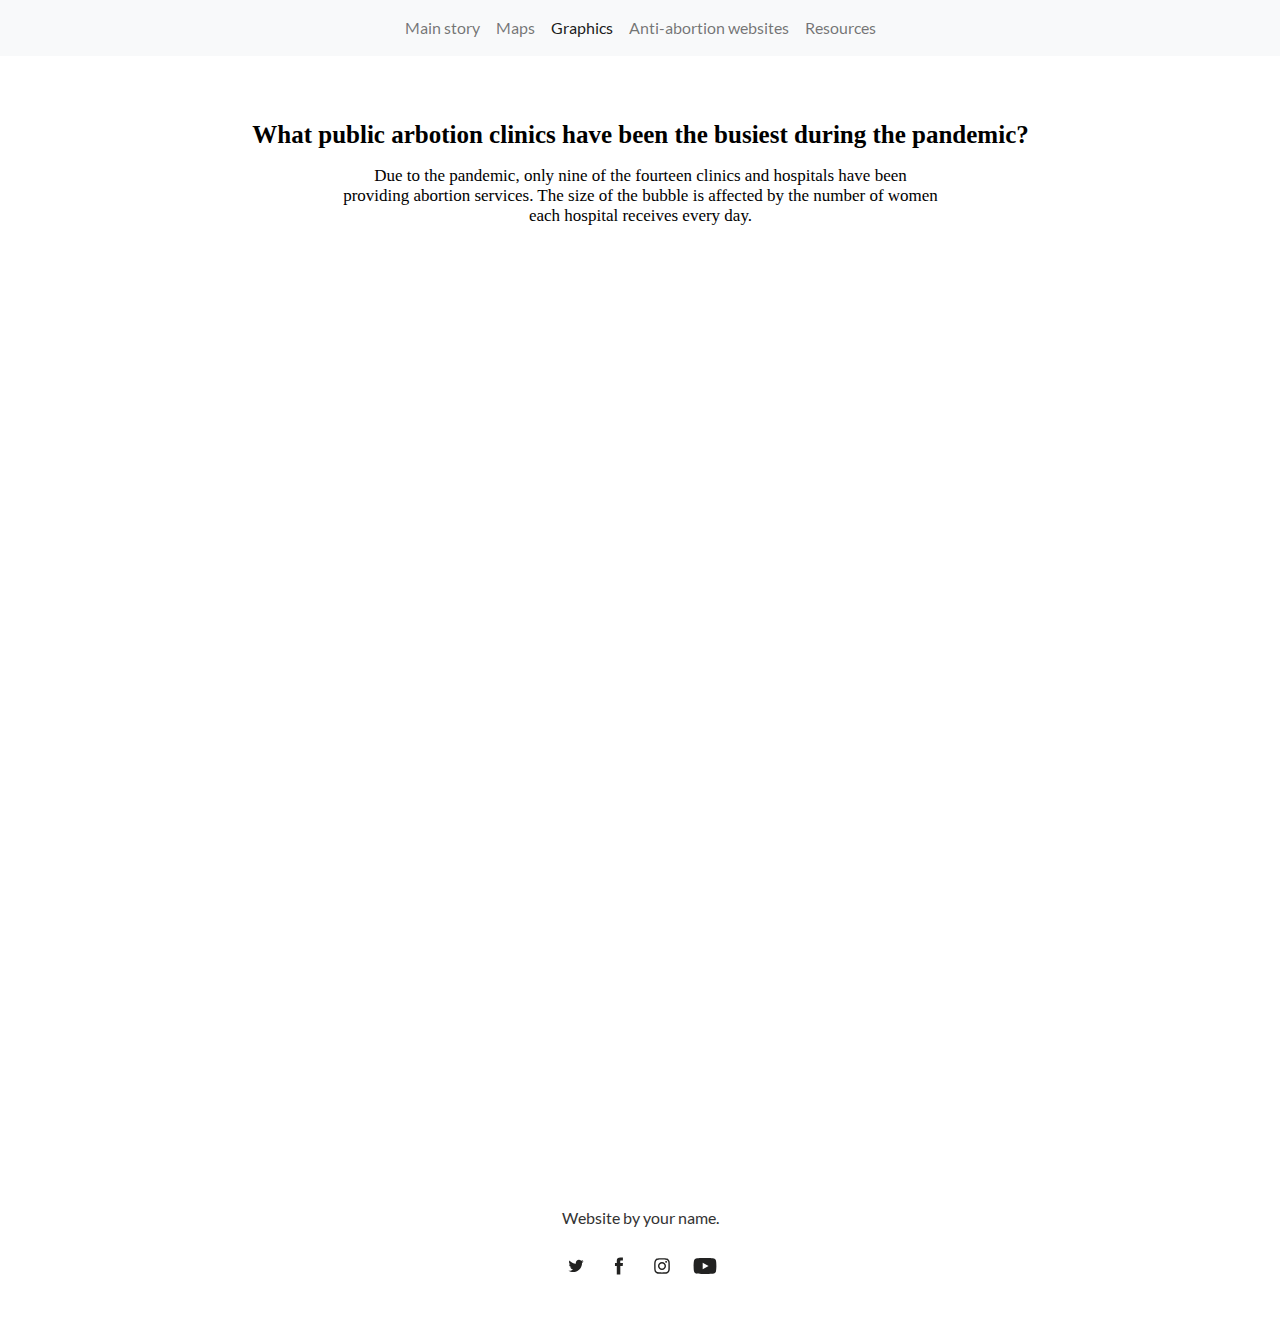
<file: graphics/index.html>
<!doctype html>
<html lang="en">
  <head>
    <meta charset="utf-8">
    <meta name="viewport" content="width=device-width, initial-scale=1, shrink-to-fit=no">
    <link rel="stylesheet" type="text/css" href="../css/style.css" />

    <!-- begin twitter summary card -->
    <meta name="twitter:card" content="summary_large_image">
    <meta name="twitter:title" content="">
    <meta name="twitter:site" content="">
    <meta name="twitter:url" content="">
    <meta name="twitter:image" content="">
    <meta name="twitter:description" content="">

    <!-- Social sharing meta -->
    <meta property="og:type" content="article">
    <meta property="og:title" content="">
    <meta property="og:site_name" content="">
    <meta property="og:url" content="">
    <meta property="og:image" content="">
    <meta property="og:description" content="">

    <!-- Schema.org structured data -->
    <script data-schema="NewsArticle" type="application/ld+json">
    {
      "@context": "http://schema.org",
      "@type": "NewsArticle",
      "mainEntityOfPage": {
        "@type": "WebPage",
        "@id": "/* seo.url */"
      },
      "headline": "/* seo.seo_title */",
      "image": {
        "@type": "ImageObject",
        "url": "/* seo.image */"
      },
      "dateCreated": "/* seo.date */",
    "datePublished": "/* seo.date + 'T' + seo.time */",
      "author": {
        "@type": "Person",
        "name": "/* seo.author */"
      },
      "description": "/* seo.description */"
    }
    </script>


    <title>Graphics</title>
  </head>
  <body>
    
    
    <section role="main" class="position-relative">
      <nav class="navbar navbar-expand-lg navbar-light bg-light text-center sticky-top">
        <div class="container-fluid">
          <button class="navbar-toggler" type="button" data-bs-toggle="collapse" data-bs-target="#navbarNav" aria-controls="navbarNav" aria-expanded="false" aria-label="Toggle navigation">
            <span class="navbar-toggler-icon"></span>
          </button>
          <div class="collapse navbar-collapse justify-content-center" id="navbarNav">
            <ul class="navbar-nav">
              <li class="nav-item">
                <a class="nav-link" href="../">Main story</a>
              </li>
              <li class="nav-item">
                <a class="nav-link" href="../maps/">Maps</a>
              </li>
              <li class="nav-item">
                <a class="nav-link active" aria-current="page" href="#">Graphics</a>
              </li>
              <li class="nav-item">
                <a class="nav-link" href="../clinic-websites/">Anti-abortion websites</a>
              </li>
              <li class="nav-item">
                <a class="nav-link" href="../resources/">Resources</a>
              </li>
            </ul>
          </div>
        </div>
      </nav>
      

      
      <div class="row justify-content-center mt-5">
        <div class="col-12 col-sm-10">
          <iframe src="abortos_pandemia.html" width="100%" height="1000" scrolling="no" frameborder="0"></iframe>
        </div>
      </div>

      <div class="row justify-content-center mt-5">
        <div class="col-12 col-sm-8 col-md-6">
            
            
        
          
        </div><!-- close columns -->
      </div><!-- close row -->
    </section>



    
    
    
    <footer class="my-5 text-center">
      <p>Website by your name.</p>
      <nav class="socialmedia text-center">
        <a href="#" title="Twitter"><img src="../assets/social-media-icons/twitter.svg" alt="Social Media Icon" class="d-inline p-2" width="40" height="auto"></a>
        <a href="#" title="Facebook"><img src="../assets/social-media-icons/facebook.svg" alt="Social Media Icon" class="d-inline p-2" width="40" height="auto"></a>
        <a href="#" title="Instagram"><img src="../assets/social-media-icons/instagram.svg" alt="Social Media Icon" class="d-inline p-2" width="40" height="auto"></a>
        <a href="#" title="YouTube"><img src="../assets/social-media-icons/youtube.svg" alt="Social Media Icon" class="d-inline p-2" width="40" height="auto"></a>
      </nav>    
    </footer>
    
    
    
    
    <script type="text/javascript" src="../js/jquery-3.4.1.min.js"></script>
    <script type="text/javascript" src="../js/bootstrap.bundle.min.js"></script>
    <script>
      jQuery(document).ready(function($){
        

      });
    </script>
  </body>
</html>
</file>
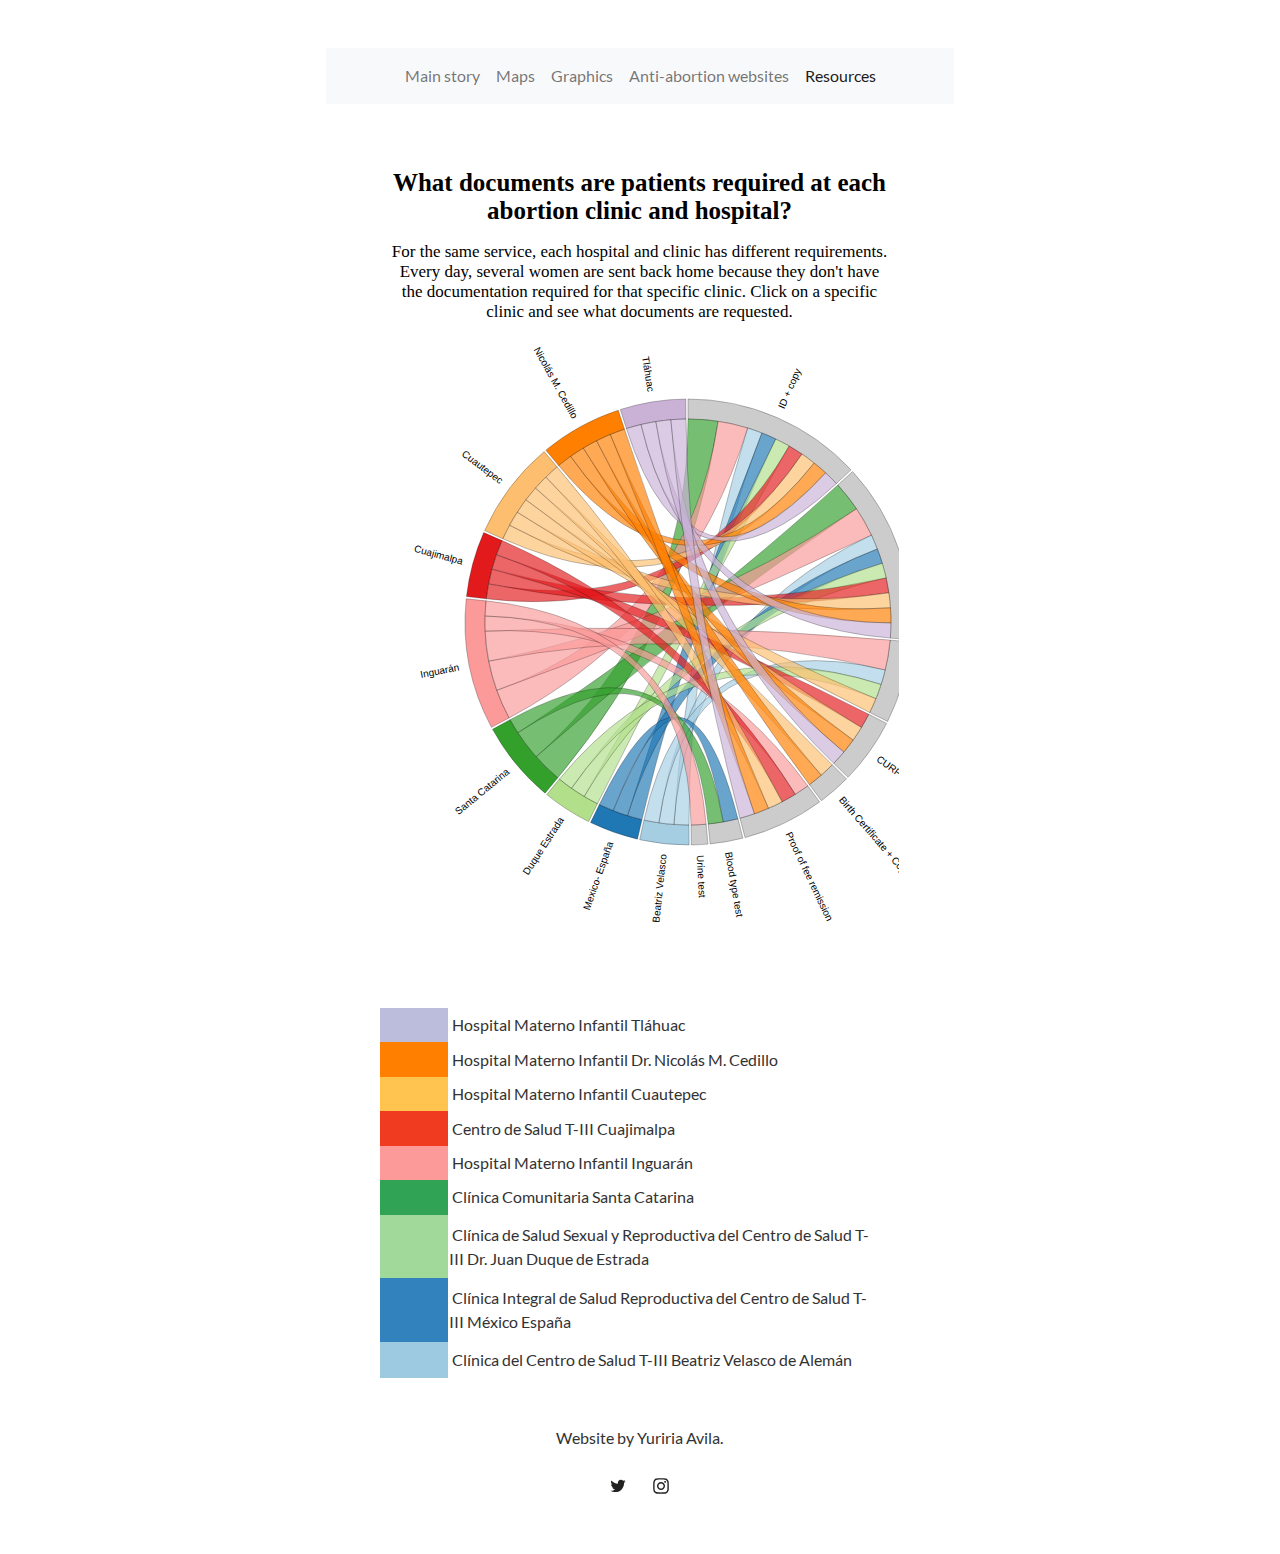
<file: resources/index.html>
<!doctype html>
<html lang="en">
  <head>
    <meta charset="utf-8">
    <meta name="viewport" content="width=device-width, initial-scale=1, shrink-to-fit=no">
    <link rel="stylesheet" type="text/css" href="../css/style.css" />

    <!-- begin twitter summary card -->
    <meta name="twitter:card" content="summary_large_image">
    <meta name="twitter:title" content="">
    <meta name="twitter:site" content="">
    <meta name="twitter:url" content="">
    <meta name="twitter:image" content="">
    <meta name="twitter:description" content="">

    <!-- Social sharing meta -->
    <meta property="og:type" content="article">
    <meta property="og:title" content="">
    <meta property="og:site_name" content="">
    <meta property="og:url" content="">
    <meta property="og:image" content="">
    <meta property="og:description" content="">

    <!-- Schema.org structured data -->
    <script data-schema="NewsArticle" type="application/ld+json">
    {
      "@context": "http://schema.org",
      "@type": "NewsArticle",
      "mainEntityOfPage": {
        "@type": "WebPage",
        "@id": "/* seo.url */"
      },
      "headline": "/* seo.seo_title */",
      "image": {
        "@type": "ImageObject",
        "url": "/* seo.image */"
      },
      "dateCreated": "/* seo.date */",
    "datePublished": "/* seo.date + 'T' + seo.time */",
      "author": {
        "@type": "Person",
        "name": "/* seo.author */"
      },
      "description": "/* seo.description */"
    }
    </script>


    <title>Resources</title>
  </head>
  <body>

      <div class="row justify-content-center mt-5">
        <div class="col-12 col-sm-8 col-md-6">
    
    <!-- Text that explains the quiz thing -->
    <section role="main" class="position-relative">
      <nav class="navbar navbar-expand-lg navbar-light bg-light text-center sticky-top">
        <div class="container-fluid">
          <button class="navbar-toggler" type="button" data-bs-toggle="collapse" data-bs-target="#navbarNav" aria-controls="navbarNav" aria-expanded="false" aria-label="Toggle navigation">
            <span class="navbar-toggler-icon"></span>
          </button>
          <div class="collapse navbar-collapse justify-content-center" id="navbarNav">
            <ul class="navbar-nav">
              <li class="nav-item">
                <a class="nav-link" href="../">Main story</a>
              </li>
              <li class="nav-item">
                <a class="nav-link" href="../maps/">Maps</a>
              </li>
              <li class="nav-item">
                <a class="nav-link" href="../graphics/">Graphics</a>
              </li>
              <li class="nav-item">
                <a class="nav-link" href="../clinic-websites/">Anti-abortion websites</a>
              </li>
              <li class="nav-item">
                <a class="nav-link active" aria-current="page" href="#">Resources</a>
              </li>
            </ul>
          </div>
        </div>
      </nav>
      
        <div class="row justify-content-center mt-5">
        <div class="col-12 col-sm-10">
          <iframe src="required_documents.html" width="100%" height="800" scrolling="no" frameborder="0"></iframe>
            
            <table style="width: 10px; height: 10px;">
<p>&nbsp;&nbsp;&nbsp;&nbsp;</p>
<table style="width: 497px; height: 370px;">
<tbody>
<tr style="height: 27px;">
<td style="width: 68px; background-color: #bcbddc; height: 27px;">&nbsp;</td>
<td style="width: 428px; height: 27px;">&nbsp;<span data-sheets-value="{&quot;1&quot;:2,&quot;2&quot;:&quot;Hospital Materno Infantil Tl&aacute;huac&quot;}" data-sheets-userformat="{&quot;2&quot;:6913,&quot;3&quot;:{&quot;1&quot;:0},&quot;11&quot;:4,&quot;12&quot;:0,&quot;14&quot;:{&quot;1&quot;:2,&quot;2&quot;:6710886},&quot;15&quot;:&quot;Arial&quot;}">Hospital Materno Infantil Tl&aacute;huac</span></td>
</tr>
<tr style="height: 27px;">
<td style="width: 68px; background-color: #ff7f00; height: 27px;">&nbsp;</td>
<td style="width: 428px; height: 27px;">&nbsp;<span data-sheets-value="{&quot;1&quot;:2,&quot;2&quot;:&quot;Hospital Materno Infantil Dr. Nicol&aacute;s M. Cedillo&quot;}" data-sheets-userformat="{&quot;2&quot;:6913,&quot;3&quot;:{&quot;1&quot;:0},&quot;11&quot;:4,&quot;12&quot;:0,&quot;14&quot;:{&quot;1&quot;:2,&quot;2&quot;:6710886},&quot;15&quot;:&quot;Arial&quot;}">Hospital Materno Infantil Dr. Nicol&aacute;s M. Cedillo</span></td>
</tr>
<tr style="height: 27px;">
<td style="width: 68px; background-color: #fec44f; height: 27px;">&nbsp;</td>
<td style="width: 428px; height: 27px;">&nbsp;<span data-sheets-value="{&quot;1&quot;:2,&quot;2&quot;:&quot;Hospital Materno Infantil Cuautepec&quot;}" data-sheets-userformat="{&quot;2&quot;:6913,&quot;3&quot;:{&quot;1&quot;:0},&quot;11&quot;:4,&quot;12&quot;:0,&quot;14&quot;:{&quot;1&quot;:2,&quot;2&quot;:6710886},&quot;15&quot;:&quot;HelveticaNeue-Light, \&quot;Helvetica Neue Light\&quot;, \&quot;Helvetica Neue\&quot;, Helvetica, Arial, sans-serif&quot;}">Hospital Materno Infantil Cuautepec</span></td>
</tr>
<tr style="height: 27px;">
<td style="width: 68px; background-color: #f03b20; height: 27px;">&nbsp;</td>
<td style="width: 428px; height: 27px;">&nbsp;<span data-sheets-value="{&quot;1&quot;:2,&quot;2&quot;:&quot;Centro de Salud T-III Cuajimalpa&quot;}" data-sheets-userformat="{&quot;2&quot;:6913,&quot;3&quot;:{&quot;1&quot;:0},&quot;11&quot;:4,&quot;12&quot;:0,&quot;14&quot;:{&quot;1&quot;:2,&quot;2&quot;:6710886},&quot;15&quot;:&quot;HelveticaNeue-Light, \&quot;Helvetica Neue Light\&quot;, \&quot;Helvetica Neue\&quot;, Helvetica, Arial, sans-serif&quot;}">Centro de Salud T-III Cuajimalpa</span></td>
</tr>
<tr style="height: 27px;">
<td style="width: 68px; background-color: #fb9a99; height: 27px;">&nbsp;</td>
<td style="width: 428px; height: 27px;">&nbsp;<span data-sheets-value="{&quot;1&quot;:2,&quot;2&quot;:&quot;Hospital Materno Infantil Inguar&aacute;n&quot;}" data-sheets-userformat="{&quot;2&quot;:6913,&quot;3&quot;:{&quot;1&quot;:0},&quot;11&quot;:4,&quot;12&quot;:0,&quot;14&quot;:{&quot;1&quot;:2,&quot;2&quot;:6710886},&quot;15&quot;:&quot;Arial&quot;}">Hospital Materno Infantil Inguar&aacute;n</span></td>
</tr>
<tr style="height: 27px;">
<td style="width: 68px; background-color: #31a354; height: 27px;">&nbsp;</td>
<td style="width: 428px; height: 27px;">&nbsp;<span data-sheets-value="{&quot;1&quot;:2,&quot;2&quot;:&quot;Cl&iacute;nica Comunitaria Santa Catarina&quot;}" data-sheets-userformat="{&quot;2&quot;:6913,&quot;3&quot;:{&quot;1&quot;:0},&quot;11&quot;:4,&quot;12&quot;:0,&quot;14&quot;:{&quot;1&quot;:2,&quot;2&quot;:6710886},&quot;15&quot;:&quot;HelveticaNeue-Light, \&quot;Helvetica Neue Light\&quot;, \&quot;Helvetica Neue\&quot;, Helvetica, Arial, sans-serif&quot;}">Cl&iacute;nica Comunitaria Santa Catarina</span></td>
</tr>
<tr style="height: 28px;">
<td style="width: 68px; background-color: #a1d99b; height: 28px;">&nbsp;</td>
<td style="width: 428px; height: 28px;">&nbsp;<span data-sheets-value="{&quot;1&quot;:2,&quot;2&quot;:&quot;Cl&iacute;nica de Salud Sexual y Reproductiva del Centro de Salud T-III Dr. Juan Duque de Estrada&quot;}" data-sheets-userformat="{&quot;2&quot;:6913,&quot;3&quot;:{&quot;1&quot;:0},&quot;11&quot;:4,&quot;12&quot;:0,&quot;14&quot;:{&quot;1&quot;:2,&quot;2&quot;:6710886},&quot;15&quot;:&quot;HelveticaNeue-Light, \&quot;Helvetica Neue Light\&quot;, \&quot;Helvetica Neue\&quot;, Helvetica, Arial, sans-serif&quot;}">Cl&iacute;nica de Salud Sexual y Reproductiva del Centro de Salud T-III Dr. Juan Duque de Estrada</span></td>
</tr>
<tr style="height: 28px;">
<td style="width: 68px; background-color: #3182bd; height: 28px;">&nbsp;</td>
<td style="width: 428px; height: 28px;">&nbsp;Cl&iacute;nica Integral de Salud Reproductiva del Centro de Salud T-III M&eacute;xico Espa&ntilde;a</td>
</tr>
<tr style="height: 28px;">
<td style="width: 68px; background-color: #9ecae1; height: 28px;">&nbsp;</td>
<td style="width: 428px; height: 28px;">&nbsp;<span data-sheets-value="{&quot;1&quot;:2,&quot;2&quot;:&quot;Cl&iacute;nica del Centro de Salud T-III Beatriz Velasco de Alem&aacute;n&quot;}" data-sheets-userformat="{&quot;2&quot;:6913,&quot;3&quot;:{&quot;1&quot;:0},&quot;11&quot;:4,&quot;12&quot;:0,&quot;14&quot;:{&quot;1&quot;:2,&quot;2&quot;:6710886},&quot;15&quot;:&quot;Arial&quot;}">Cl&iacute;nica del Centro de Salud T-III Beatriz Velasco de Alem&aacute;n</span></td>
</tr>
</tbody>
</table>
                    
    
   <footer class="my-5 text-center">
      <p>Website by Yuriria Avila.</p>
      <nav class="socialmedia text-center">
        <a href="https://twitter.com/yag1310" title="Twitter"><img src="../assets/social-media-icons/twitter.svg" alt="Social Media Icon" class="d-inline p-2" width="40" height="auto"></a>
        <a href="https://www.instagram.com/yuririaconerre/" title="Instagram"><img src="../assets/social-media-icons/instagram.svg" alt="Social Media Icon" class="d-inline p-2" width="40" height="auto"></a>

      </nav>    
    </footer>
    
    
    
    
    <script type="text/javascript" src="../js/jquery-3.4.1.min.js"></script>
    <script type="text/javascript" src="../js/bootstrap.bundle.min.js"></script>
    <script>
      jQuery(document).ready(function($){
        

      });
    </script>
  </body>
</html>
</file>
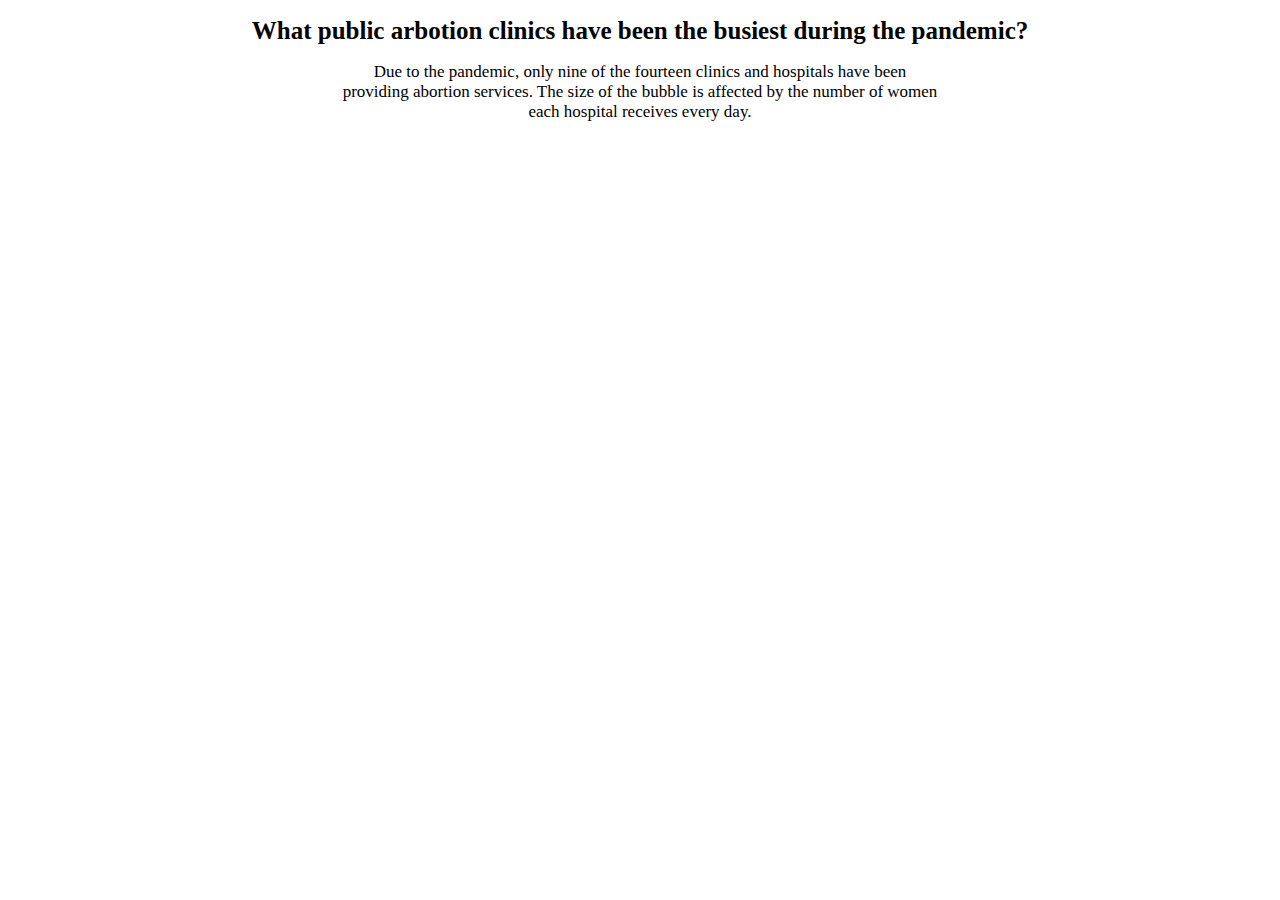
<file: graphics/abortos_pandemia.html>
<!DOCTYPE html>
<meta charset="utf-8">
<style type="text/css">
    body{
      text-align: center;
    }
    
        table{
        margin-left: auto;
        margin-right: auto;
        margin-top: 20px;
        background-color: RGBA(255,255,255,0.5);
        font-family: serif;
    }
    
    text {
      font: 10px sans-serif;
      pointer-events: none;
    }
    circle {
        stroke: #565352;
        stroke-width: 3px;
    }
    svg{
      display: block;
      margin: 0 auto;
    }
    
    
        h1{
        font-family:'Halant', serif;;
        font-weight: bold;
        font-size: 25px;
        color:black;
        text-align: center;
    }
    
    div{font-family: "Halant", serif;
        font-size: 17px;
        color: black;
        font-weight: lighter;
        margin-left: auto;
        margin-right: auto;
        max-width: 600px;


</style>

<h1> What public arbotion clinics have been the busiest during the pandemic? </h1>

<div> Due to the pandemic, only nine of the fourteen clinics and hospitals have been providing abortion services. The size of the bubble is affected by the number of women each hospital receives every day.  </div>


<body>


    
<script src="https://d3js.org/d3.v5.min.js"></script>
<script>
var test;  

d3.csv("abortos_pandemia.csv").then(function(data){
    

  //set header values for your own spreadsheet of data
  var categories = "categoria",
      values     = "abortos",
      names      = "nombre";

 
  //range of colors for each category
  var colorRange = ['#abd5b1'];


  //this convert numerical data from strings into numbers
  data.forEach(function(d){
    d[values] = +d[values];
  });

  //set margins and size of your svg
  var margin = {top:50, right:10, bottom:10, left:10},
      width  = 900 - margin.left - margin.right, 
      height = 700  - margin.top  - margin.bottom;


  //setup main svg box
  var svg = d3.select("body")
    .append("svg")
    .attr("width", width + margin.left + margin.right)
    .attr("height", height + margin.top + margin.bottom);


  //chart grouping that will house the actual chart
  var chart = svg.append("g")
    .attr("transform", "translate(" + margin.left + "," + margin.top + ")");


  //get the unique categories in your data
  var categories_array = d3.map(data, function(d){ return d[categories]; }).keys();

    
  //setup colors for the categories
  var color = d3.scaleOrdinal()
    .domain(d3.map(data, function(d){ return d[categories]; }).keys())
    .range(colorRange);

  
  //create a grouped hierarchy based on categories.
  var node_hierarchy = categories_array.map(function(d){
    let cat_data = data.filter(function(k){ return k[categories] == d; });
    return {name: d, children: cat_data};
  });
  

  //we setup a pack layout to group the bubbles better for initial view
  var packLayout = d3.pack()
    .size([width, height]);
  
    
    //setup a d3.hierarchy object
  var rootNode = d3.hierarchy({children: data}) //change to node_hierarchy for bubble pack
    .sum(function(d){return d[values]; })
    .sort(function(a,b){ return b[categories] - a[categories]; });
  
  

  
//  var scale = d3.scaleSqrt()
//    .domain([0, rootNode.value]);
//  
//  scale.range([0, width/5]);
//  
//  packLayout.radius(function(d){ return scale(d.value) < 300 ? 100 : scale(d.value); });
//  //apply packlayout
//  packLayout(rootNode);
//  //make some bubbles!
//  var bubbles = chart.selectAll("circle")
//    .data(rootNode.leaves()); //change to descendants() for bubble pack layout

  //apply packlayout
    
  packLayout(rootNode);
  //make some bubbles!
  var bubbles = chart.selectAll("circle")
    .data(rootNode.leaves()); //change to descendants() for bubble pack layout

  //Since bubbles are immutable in d3 v5, setup bubbles after data-join and merge afterwards
  var bubblesE = bubbles.enter().append("circle")
    .classed("bubble", true)
    .attr("cx", function(d){ return d.x; })
    .attr("cy", function(d){ return d.y; })
    .attr("r",  function(d){ return d.r; })
    .attr("fill", function(d){ 

      return color(d.data[categories]);

      /* if using bubble pack layout instead */
      // if(d.depth == 2){ //two levels in on circles
      //   return color(d.data[categories]);
      // } else if(d.depth == 1){ 
      //   return "#E3EAED";
      // } else {
      //   return "none";
      // }
    })
    .attr("stroke", function(d){ return d3.rgb(color(d.data[categories])).darker(); })
    .attr("stroke-width", 1);

  //merge with original variable
  bubbles = bubbles.merge(bubblesE);



  //setup text
  var text = chart.selectAll("text")
    .data(rootNode.leaves());
   
  //text over bubbles
  var textE = text.enter()
    .append("text")
    .text(function(d){ 
        if (d.data["abortos"] < 200){
            return "";
        } else {
            return d.data[names].trim();
        }
    
    })
    .attr("text-anchor", "middle")
    .style("font-size", "10px")
    .style("font-family", "arial")
    .attr("x", function(d){ return d.x; })
    .attr("y", function(d){ return d.y; })
    .each(wrap);

  text = text.merge(textE);

});
  
  
function textWrap(d){
  
  let textElement  = d3.select(this);
  let elementWidth = d.r * 2; 
  let textOrigX = d.x;
  let textOrigY = d.y;
  let wordArrayReverse = textElement.text().split(/\s+/).reverse();
  let line = [];
  let lineNumber = 0;
  let lineHeight = 1.2;
  
  //empty tspan holder that we will fill in each time
  let tspan = textElement
    .text(null)
    .append("tspan")
    .attr("x", x)
    .attr("y", y);
  
  
  
}
  

//text wrapping function
function wrap(d) {
  
    var t = d3.select(this),
      twidth = (d.r * 2) - 5, //possible text width
      x = d.x, //text box origin x value
      y = d.y, //text box origin y value
      words = t.text().split(/\s+/).reverse(), //start with last word and go backwards.
      word,
      line = [],
      lineNumber = 0,
      lineHeight = 1.2,
      tspan = t.text(null).append("tspan").attr("x", x).attr("alignment-baseline", "middle");
  

    while (word = words.pop()) {
      line.push(word);
      tspan.text(line.join(" "));
      if (tspan.node().getComputedTextLength() > twidth) {
        
        line.pop();
        tspan.text(line.join(" "));
        line = [word];
        tspan = t.append("tspan").attr("x", x).attr("y", y).attr("dy", ++lineNumber * lineHeight + "em").text(word);
      }
    }
  
    let tspanHeight = t.select('tspan').node().getBBox().height;
    t.selectAll("tspan").attr("y", y - tspanHeight * Math.floor((t.selectAll('tspan').size()-1)/2))
}
    
    var height = 460
var width = 460
var svg = d3.select("#my_dataviz")
  .append("svg")
    .attr("width", width)
    .attr("height", height)

// The scale you use for bubble size
var size = d3.scaleSqrt()
  .domain([1, 100])  // What's in the data, let's say it is percentage
  .range([1, 100])  // Size in pixel

// Add legend: circles
var valuesToShow = [10, 50, 100]
var xCircle = 230
var xLabel = 380
var yCircle = 330
svg
  .selectAll("legend")
  .data(valuesToShow)
  .enter()
  .append("circle")
    .attr("cx", xCircle)
    .attr("cy", function(d){ return yCircle - size(d) } )
    .attr("r", function(d){ return size(d) })
    .style("fill", "none")
    .attr("stroke", "black")
    
    
    // Add legend: segments
svg
  .selectAll("legend")
  .data(valuesToShow)
  .enter()
  .append("line")
    .attr('x1', function(d){ return xCircle + size(d) } )
    .attr('x2', xLabel)
    .attr('y1', function(d){ return yCircle - size(d) } )
    .attr('y2', function(d){ return yCircle - size(d) } )
    .attr('stroke', 'black')
    .style('stroke-dasharray', ('2,2'))

// Add legend: labels
svg
  .selectAll("legend")
  .data(valuesToShow)
  .enter()
  .append("text")
    .attr('x', xLabel)
    .attr('y', function(d){ return yCircle - size(d) } )
    .text( function(d){ return d } )
    .style("font-size", 10)
    .attr('alignment-baseline', 'middle')

    
</script>
</file>
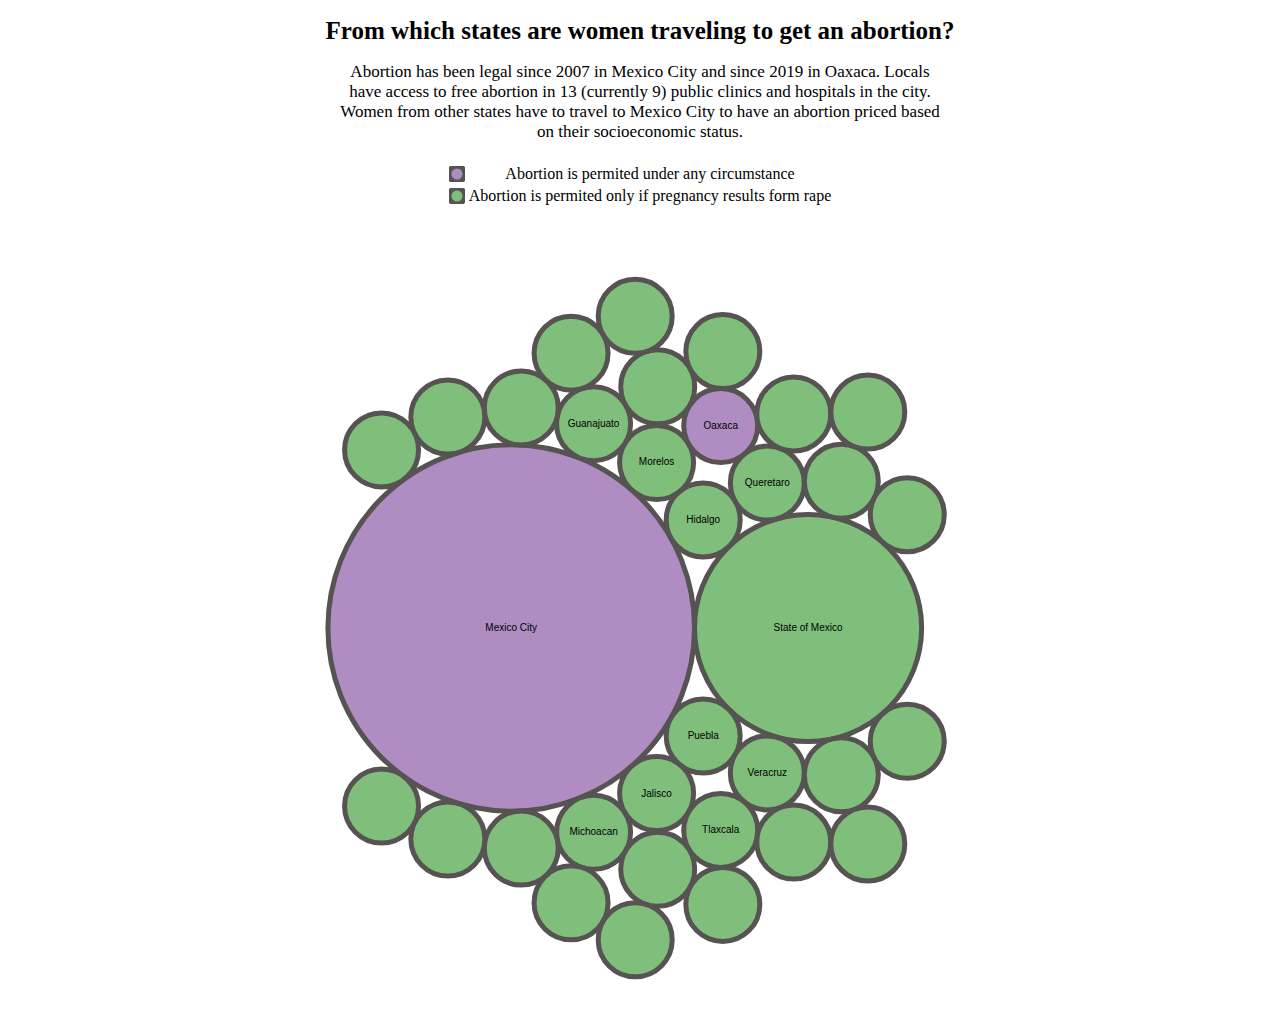
<file: graphics/graphic.html>
<!DOCTYPE html>
<meta charset="utf-8">
<style type="text/css">
    body{
      text-align: center;
    }
    
        table{
        margin-left: auto;
        margin-right: auto;
        margin-top: 20px;
        background-color: RGBA(255,255,255,0.5);
        font-family: serif;
    }
    
    text {
      font: 10px sans-serif;
      pointer-events: none;
    }
    circle {
        stroke: #565352;
        stroke-width: 5px;
    }
    svg{
      display: block;
      margin: 0 auto;
    }
    
    
        h1{
        font-family:'Halant', serif;;
        font-weight: bold;
        font-size: 25px;
        color:black;
        text-align: center;
    }
    
    div{font-family: "Halant", serif;
        font-size: 17px;
        color: black;
        font-weight: lighter;
        margin-left: auto;
        margin-right: auto;
        max-width: 600px;


</style>

<h1> From which states are women traveling to get an abortion? </h1>

<div> Abortion has been legal since 2007 in Mexico City and since 2019 in Oaxaca. Locals have access to free abortion in 13 (currently 9) public clinics and hospitals in the city. Women from other states have to travel to Mexico City to have an abortion priced based on their socioeconomic status. </div>

    <table>
        <tr>
            <td><svg xmlns="http://www.w3.org/2000/svg" width="16" height="16"><circle cx="8" cy="8" r="8" fill=#af8dc3></circle></svg></td>
            <td> Abortion is permited under any circumstance</td>
        </tr>
        <tr>
            <td><svg xmlns="http://www.w3.org/2000/svg" width="16" height="16"><circle cx="8" cy="8" r="8" fill=#7fbf7b></circle></svg></td>
            <td>Abortion is permited only if pregnancy results form rape</td>
        </tr>
    </table>

<body>


    
<script src="../js/d3-5.9.7.min.js"></script>
<script>
var test;

d3.csv("abortos-mex.csv").then(function(data){

  //set header values for your own spreadsheet of data
  var categories = "Reason",
      values     = "Total",
      names      = "Estado";

 
  //range of colors for each category
  var colorRange = ['#af8dc3','#7fbf7b'];


  //this convert numerical data from strings into numbers
  data.forEach(function(d){
    d[values] = +d[values];
  });

  //set margins and size of your svg
  var margin = {top:50, right:10, bottom:10, left:10},
      width  = 900 - margin.left - margin.right, 
      height = 800  - margin.top  - margin.bottom;


  //setup main svg box
  var svg = d3.select("body")
    .append("svg")
    .attr("width", width + margin.left + margin.right)
    .attr("height", height + margin.top + margin.bottom);


  //chart grouping that will house the actual chart
  var chart = svg.append("g")
    .attr("transform", "translate(" + margin.left + "," + margin.top + ")");


  //get the unique categories in your data
  var categories_array = d3.map(data, function(d){ return d[categories]; }).keys();

    
  //setup colors for the categories
  var color = d3.scaleOrdinal()
    .domain(d3.map(data, function(d){ return d[categories]; }).keys())
    .range(colorRange);

  
  //create a grouped hierarchy based on categories.
  var node_hierarchy = categories_array.map(function(d){
    let cat_data = data.filter(function(k){ return k[categories] == d; });
    return {name: d, children: cat_data};
  });

  //we setup a pack layout to group the bubbles better for initial view
  var packLayout = d3.pack()
    .size([width, height]);
  
    
    //setup a d3.hierarchy object
  var rootNode = d3.hierarchy({children: data}) //change to node_hierarchy for bubble pack
    .sum(function(d){return d[values]; })
    .sort(function(a,b){ return b[categories] - a[categories]; });
  var scale = d3.scaleSqrt()
    .domain([0, rootNode.value]);
  //we setup a pack layout to group the bubbles better for initial view
  var packLayout = d3.pack()
    .size([width, height]);
  scale.range([0, width/4]);
  packLayout.radius(function(d){ return scale(d.value) < 30 ? 37 : scale(d.value); });
  //apply packlayout
  packLayout(rootNode);
  //make some bubbles!
  var bubbles = chart.selectAll("circle")
    .data(rootNode.leaves()); //change to descendants() for bubble pack layout

  //apply packlayout
    
  packLayout(rootNode);
  //make some bubbles!
  var bubbles = chart.selectAll("circle")
    .data(rootNode.leaves()); //change to descendants() for bubble pack layout

  //Since bubbles are immutable in d3 v5, setup bubbles after data-join and merge afterwards
  var bubblesE = bubbles.enter().append("circle")
    .classed("bubble", true)
    .attr("cx", function(d){ return d.x; })
    .attr("cy", function(d){ return d.y; })
    .attr("r",  function(d){ return d.r; })
    .attr("fill", function(d){ 

      return color(d.data[categories]);

      /* if using bubble pack layout instead */
      // if(d.depth == 2){ //two levels in on circles
      //   return color(d.data[categories]);
      // } else if(d.depth == 1){ 
      //   return "#E3EAED";
      // } else {
      //   return "none";
      // }
    })
    .attr("stroke", function(d){ return d3.rgb(color(d.data[categories])).darker(); })
    .attr("stroke-width", 1);

  //merge with original variable
  bubbles = bubbles.merge(bubblesE);



  //setup text
  var text = chart.selectAll("text")
    .data(rootNode.leaves());
   
  //text over bubbles
  var textE = text.enter()
    .append("text")
    .text(function(d){ 
        if (d.data[values] < 300){
            return "";
        } else {
    
            return d.data[names].trim();
        }
    
    })
    .attr("text-anchor", "middle")
    .style("font-size", "10px")
    .style("font-family", "arial")
  
    .attr("x", function(d){ return d.x; })
    .attr("y", function(d){ return d.y; })
    .each(wrap);

  text = text.merge(textE);


});

//text wrapping function
function wrap(d) {

    var t = d3.select(this),
      twidth = d.r * 2,
      x = d.x,
      y = d.y,
      words = t.text().split(/\s+/).reverse(),
      word,
      line = [],
      lineNumber = 0,
      lineHeight = 1.2,
      tspan = t.text(null).append("tspan").attr("x", x).attr("y", y).attr("alignment-baseline", "middle");

    while (word = words.pop()) {
      line.push(word);
      tspan.text(line.join(" "));
      if (tspan.node().getComputedTextLength() > twidth) {
        line.pop();
        tspan.text(line.join(" "));
        line = [word];
        tspan = t.append("tspan").attr("x", x).attr("y", y).attr("dy", ++lineNumber * lineHeight + "em").text(word);
      }
    }
}
    
</script>
</file>
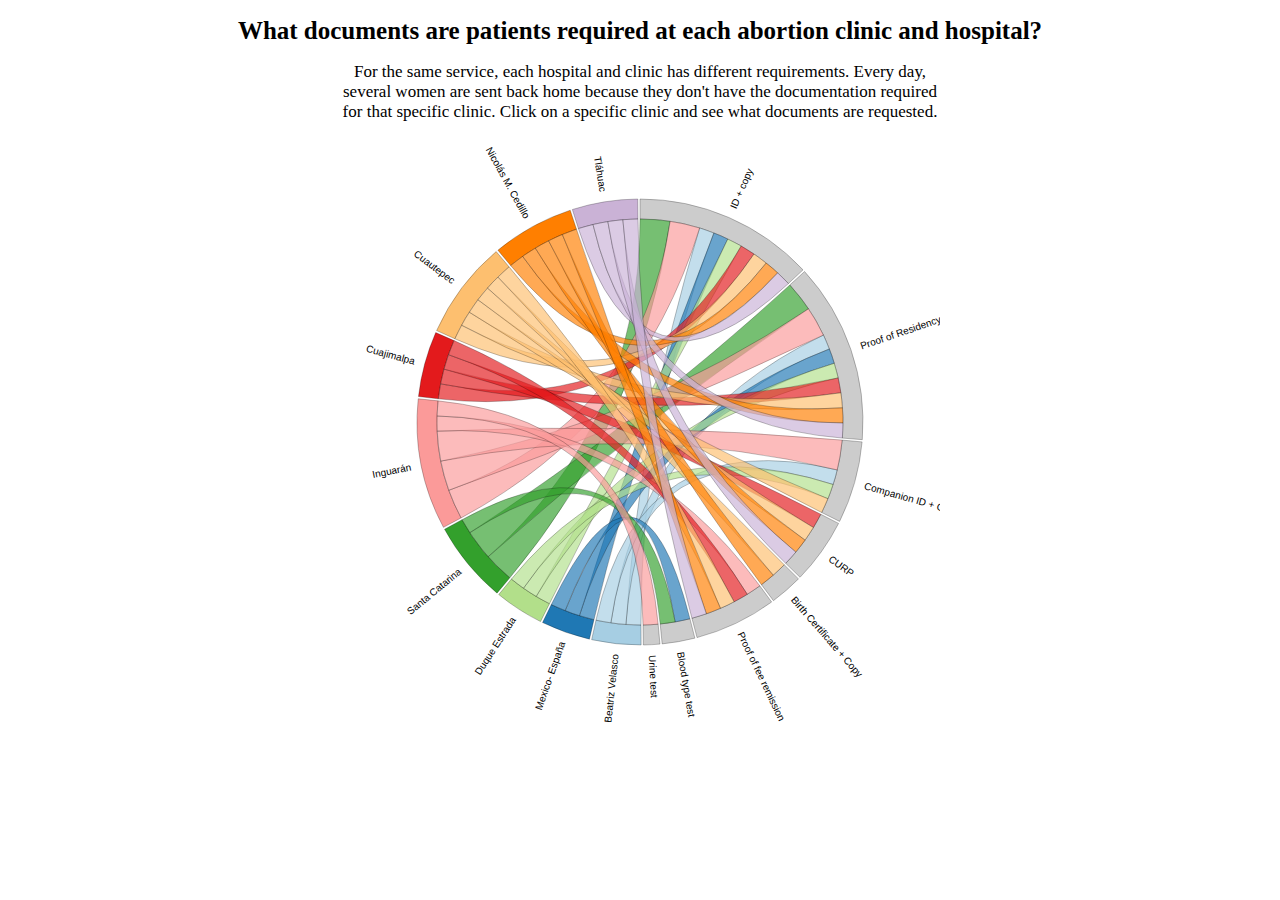
<file: resources/required_documents.html>
<!DOCTYPE html>
<html>
<head>
    <meta charset="utf-8">
    <title>Required documents</title>
    <style type="text/css">
         body{
      text-align: center;
    }
        
                table{
        margin-left: auto;
        margin-right: auto;
        margin-top: 20px;
        background-color: RGBA(255,255,255,0.5);
        font-family: serif;
    }

    path{
        stroke: black;
        stroke-width: .25px;
    }
    path.fade{
        display: none;
    }
        
       text {
      font: 10px sans-serif;
      pointer-events: none;
    }
        
        
            h1{
        font-family:'Halant', serif;;
        font-weight: bold;
        font-size: 25px;
        color:black;
        text-align: center;
    }
    
           div{font-family: "Halant", serif;
        font-size: 17px;
        color: black;
        font-weight: lighter;
        margin-left: auto;
        margin-right: auto;
        max-width: 600px;

    </style>
    
    <h1> What documents are patients required at each abortion clinic and hospital? </h1>
    
    <div> For the same service, each hospital and clinic has different requirements. Every day, several women are sent back home because they don't have the documentation required for that specific clinic. Click on a specific clinic and see what documents are requested. </div>
    
    
</head>
<body>

<script src="../js/d3-5.9.7.min.js"></script>
<script>

var margin      = {top: 10, right: 10, bottom: 10, left: 10},
    width       = 600 - margin.left - margin.right,
    height      = 600 - margin.top  - margin.bottom,
    innerRadius = Math.min(width, height) * .35, //35% of smallest measurement
    outerRadius = innerRadius * 1.1; //110% of innerradius

var svg = d3.select("body").append("svg")
    .attr("width",  width  + margin.left + margin.right)
    .attr("height", height + margin.top  + margin.bottom)
    .append("g")
    .attr("transform", "translate(" + margin.left + "," + margin.top + ")")
    .append("g")
    .attr("class", "chordgraph")
    .attr("transform", "translate(" + width/2 + "," + height/2 + ")");

d3.csv("required_documents.csv").then(function(d){

    /*
     * IMPORTANT! Specify your first column of data here (see example data)
     *
     */
    var firstColumn = "first_column";

    //store column names
    var fc = d.map(function(d){ return d[firstColumn]; }),
        fo = fc.slice(0),
        maxtrix_size = (Object.keys(d[0]).length - 1) + fc.length,
        matrix  = [];

    //Create an empty square matrix of zero placeholders, the size of the data
    for(var i=0; i < maxtrix_size; i++){
        matrix.push(new Array(maxtrix_size+1).join('0').split('').map(parseFloat));
    }

    //go through the data and convert all to numbers except "first_column"
    for(var i=0; i < d.length; i++){

        var j = d.length;//counter

        for(var prop in d[i]){
            if(prop != firstColumn){
                fc.push(prop);
                matrix[i][j] = +d[i][prop];
                matrix[j][i] = +d[i][prop];
                j++;
            }
        }
    }
  
    //set color scale. More color options: https://github.com/d3/d3-scale-chromatic
    var color = d3.scaleOrdinal(d3.schemePaired)
  
    //d3 chord generator
    var chord = d3.chord()
        .padAngle(0.01)
        .sortSubgroups(d3.descending);
  
    //apply the matrix
    var chords = chord(matrix);
  
    //each ribbon generator
    var ribbon = d3.ribbon()
        .radius(innerRadius);
  
    //outer rim arc
    var arc = d3.arc()
        .innerRadius(innerRadius)
        .outerRadius(innerRadius + 20);

    //add each of the groupings for outer rim arcs
    var group = svg.append("g")
        .selectAll("g")
        .data(chords.groups)
        .enter()
        .append("g");
  
    //add each outer rim arc path
    group.append("path")
        .attr("fill", function(d){ return (d.index+1) > fo.length ? color(d.index): "#ccc"; })
        .attr("stroke", function(d){ return color(d.index); })
        .attr("d", arc)
        .style("cursor", "pointer")
        .on("mouseover", function(d, i){
            if((d.index+1) > fo.length){
                ribbons.classed("fade", function(d){
                    return d.source.index != i && d.target.index != i;
                });
            }
        });
  
    //add each ribbon
    var ribbons = svg.append("g")
      .attr("fill-opacity", 0.67)
      .selectAll("path")
      .data(chords)
      .enter()
      .append("path")
      .attr("d", ribbon)
      .attr("fill", function(d){ return color(d.target.index); })
      .attr("stroke", function(d){ return d3.rgb(color(d.target.index)).darker(); });
  
    //add the text labels
    group.append("text")
      .each(function(d){ return d.angle = (d.startAngle + d.endAngle) /2; })
      .attr("dy", ".35em")
      .attr("class", "text")
      .style("pointer-events","none")
      .attr("text-anchor", function(d) { return d.angle > Math.PI ? "end" : "start"; })
      .attr("transform", function(d,i){
          console.log(fc[i], d);
          //rotate each label around the circle           
          return "rotate(" + (d.angle * 180 / Math.PI - 90) + ")" + 
                 "translate(" + (outerRadius + 10) + ")" +
                 (d.angle > Math.PI ? "rotate(180)" : "");

      })
      .text(function(d,i){
          //set the text content
          return fc[i];
      })
      .style("font-family","sans-serif")
      .style("font-size","10px");
});
</script>
</body>
</html>
</file>
<file: css/style.css>
@import url(bootstrap.min.css);
@import url(../fonts/fonts.css);


/* fonts */
body{
	font-family: Lato, "Helvetica Neue", Arial, sans-serif;
	color: #333;
}
h1, h2, h3, h4, h5, h6 {
	font-family: Georgia, "Times New Roman", Times, serif;
}
.lead-description{
	font-family: Georgia, serif;
}


/* CSS for hero image, either background photo or background video */
.hero{
  background-image: url("../assets/Photos/Yuri-28.JPG");
  background-position: center;
  background-size: cover;
  background-attachment: fixed;
  overflow: hidden;
  color: #ffffff;
  position: relative;
}
.hero header{
  background-color:rgba(0,0,0,0.25);

}
.hero header > *{
  position: relative;
  z-index: 10;
}
.hero video{
  position: absolute;
  top:50%;
  left:50%;
  transform:translate(-50%,-50%);
  height: 100vh;
  width: auto;
  z-index: 1 !important;
}
@media (min-aspect-ratio:16/9){
  .hero video{
    width: 100vw;
    height: auto;
  }
}


/* helper */
.vh-200{ height: 200vh;}
.vh-300{ height: 300vh;}
.vh-400{ height: 400vh;}
.vh-500{ height: 500vh;}
.vh-600{ height: 600vh;}


/* 768 × 1024 */

#fullscreen-video{
  position: relative;
  width: 100%;
  height: 100vh;
  margin: 0;
  padding: 0;
  z-index: -100;
  overflow: hidden;
}

#fullscreen-video video{
  width: 100%;
  height: auto;
  position: absolute;
  top: 50%;
  left: 50%;
  transform: translate(-50%, -50%);
}

/*
@media (min-aspect-ratio:768/1024){
  #fullscreen-video video{
    width: auto !important;
    height: 100%;
  }
}
*/

section[role="main"]{
  background: white;
}





.spread-out{
  margin-top:100vh;
  margin-bottom:100vh;
  overflow: hidden;
}
</file>
